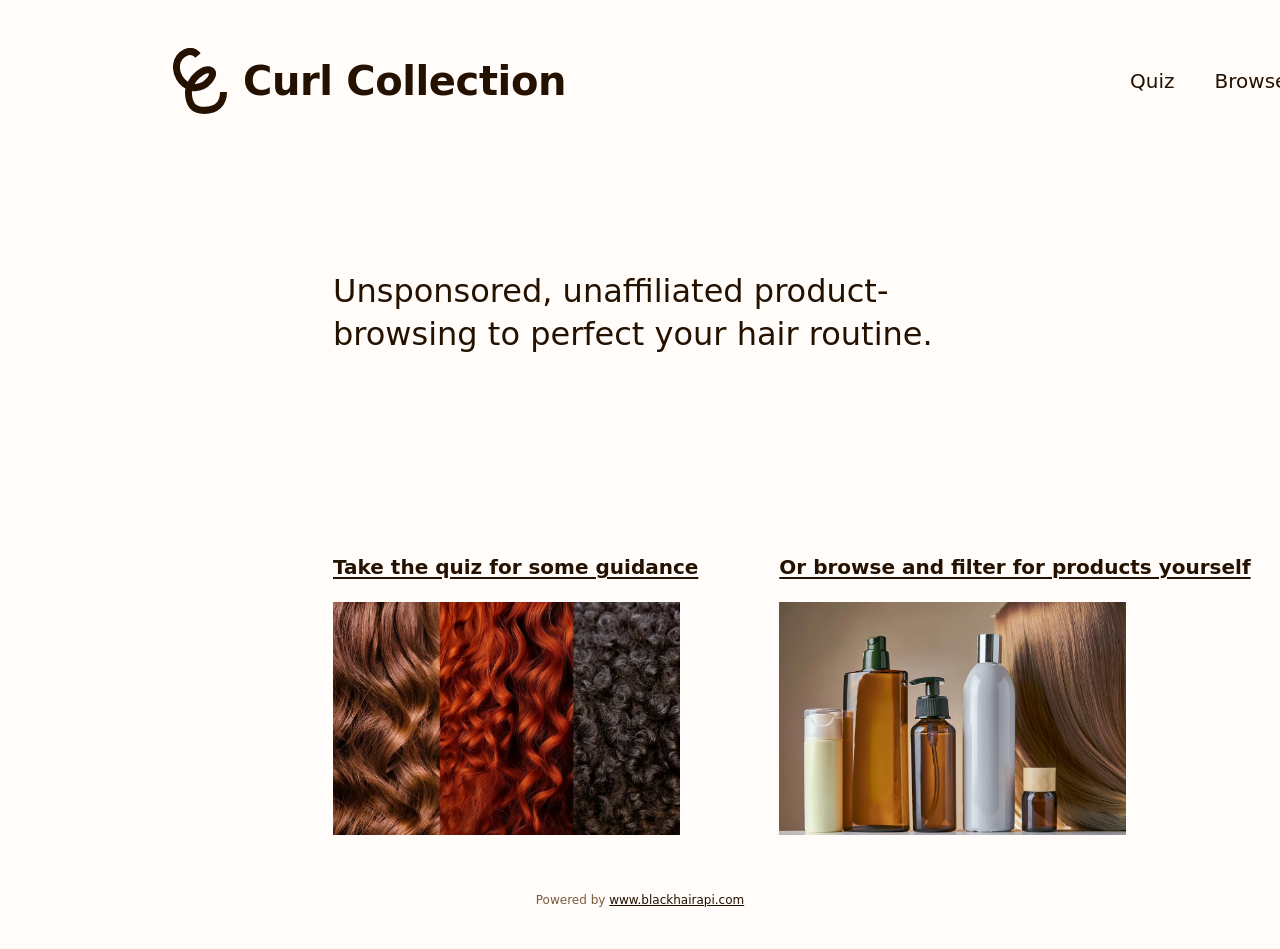
<file: index.html>
<!DOCTYPE html>
<html lang="en">
<head>
<meta charset="utf-8">
<meta name="viewport" content="width=device-width, initial-scale=1">
<title>Curl Collection</title>
<style>
:root{--bg:#fffcfa;--ink:#241100;--muted:#7a5a3a}
*{box-sizing:border-box}
html,body{height:100%}
body{margin:0;background:var(--bg);color:var(--ink);font:16px/1.5 Inter,ui-sans-serif,system-ui,-apple-system,"Segoe UI",sans-serif;-webkit-font-smoothing:antialiased}
body>div{max-width:1440px;margin:0 auto;padding:0 0 40px;min-height:100vh;display:flex;flex-direction:column}
header{display:flex;align-items:center;gap:64px;padding:48px 14px 0}
.brand{display:flex;align-items:center;gap:16px;margin-left:159px}
.brand img{width:54px;height:66px;display:block}
.brand h1{font-size:40px;font-weight:700;letter-spacing:-.01em;margin:0;white-space:nowrap}
nav{margin-left:500px;display:flex;gap:40px}
nav a{font-size:20px;color:var(--ink);text-decoration:none}
nav a:hover{text-decoration:underline}
main{flex:1;padding:0 333px}
.hero{padding:156px 0 0;max-width:690px}
.hero p{margin:0;font-size:32px;font-weight:500;line-height:1.35}
.media{display:flex;gap:81px;align-items:flex-start;margin-top:196px}
.media-col{display:flex;flex-direction:column}
.media-col .mlink{font-size:20px;font-weight:600;color:var(--ink);text-decoration:underline;text-underline-offset:3px;margin-bottom:20px;white-space:nowrap}
.media-col .mlink:hover{color:var(--muted)}
.media-col img{width:347px;height:233px;object-fit:cover;display:block}
footer{color:var(--muted);font-size:12px;text-align:center;padding:56px 333px 0}
footer a{color:var(--ink);text-decoration:underline}
@media(max-width:760px){
  header{flex-wrap:wrap;gap:20px;padding-left:24px}
  nav{margin-left:0}
  main{padding:0 24px}
  .hero{padding-top:80px}
  .media{margin-top:80px;flex-direction:column;gap:48px}
  .media-col img{width:100%;height:auto}
  footer{padding:40px 24px 0}
}
</style>
</head>
<body>
<div>
<header>
  <div class="brand">
    <img src="/assets/logo.svg" alt="Curl Collection logo">
    <h1>Curl Collection</h1>
  </div>
  <nav>
    <a href="/quiz">Quiz</a>
    <a href="/browse">Browse</a>
  </nav>
</header>
<main>
  <section class="hero">
    <p>Unsponsored, unaffiliated product-browsing to perfect your hair routine.</p>
  </section>
  <div class="media">
    <div class="media-col">
      <a class="mlink" href="/quiz">Take the quiz for some guidance</a>
      <img src="/assets/repPhotos/quiz.webp" alt="Take the quiz for some guidance">
    </div>
    <div class="media-col">
      <a class="mlink" href="/browse">Or browse and filter for products yourself</a>
      <img src="/assets/repPhotos/browse.webp" alt="Browse and filter products">
    </div>
  </div>
</main>
<footer>Powered by <a href="https://blackhairapi.com" target="_blank" rel="noopener noreferrer">www.blackhairapi.com</a></footer>
</div>
</body>
</html>
</file>
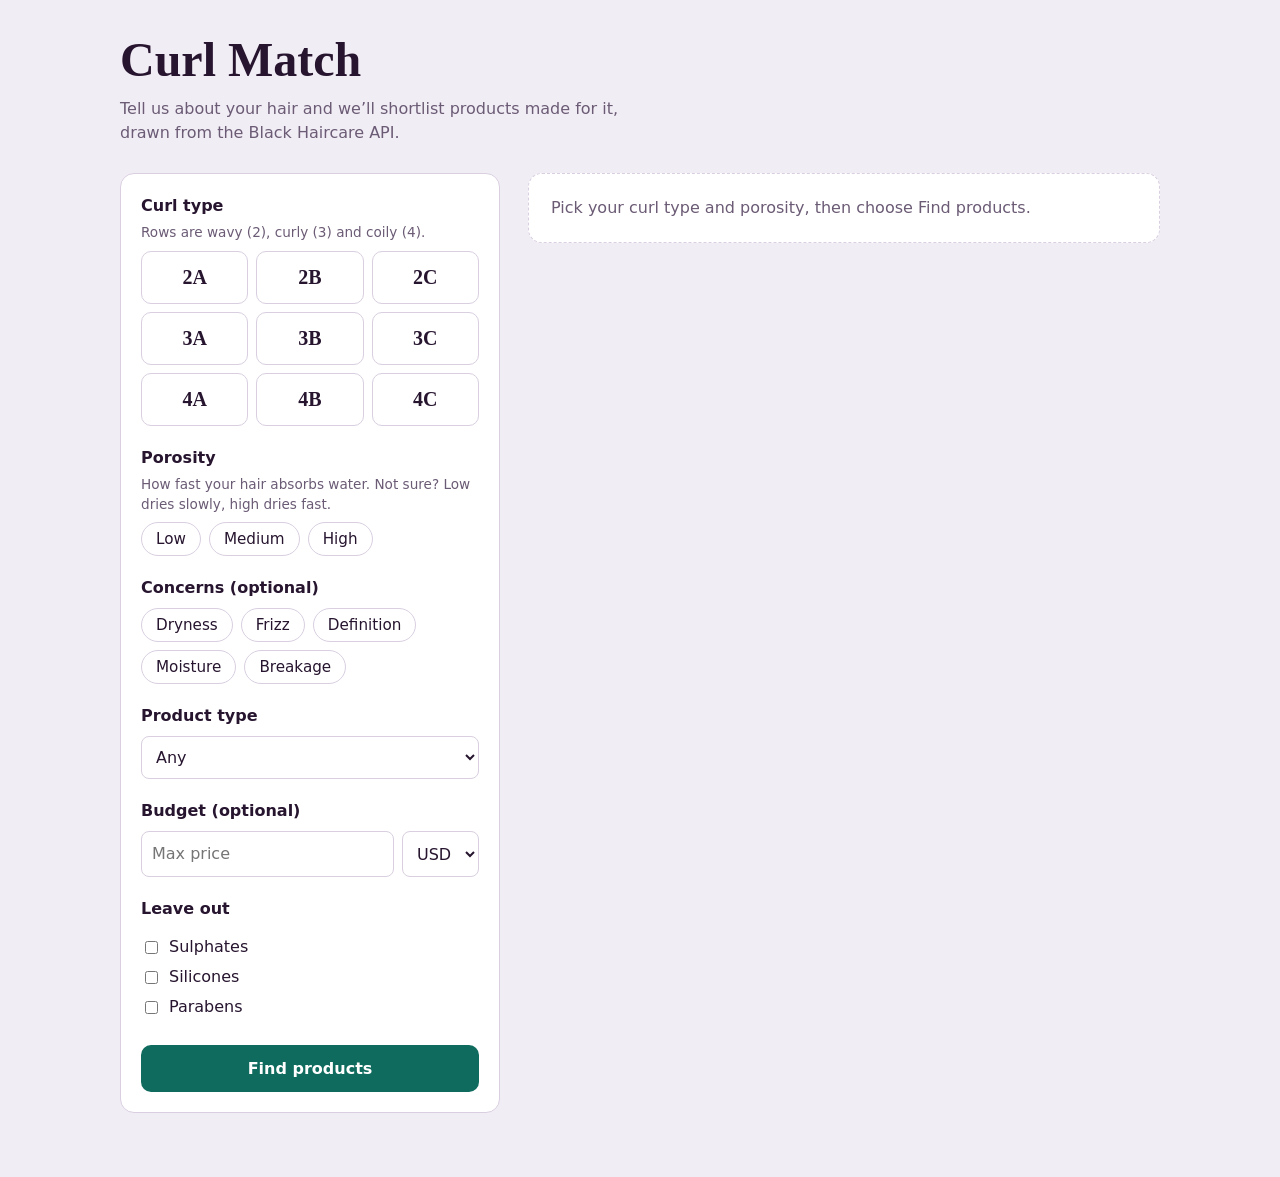
<file: matcher.html>
<!DOCTYPE html>
<html lang="en">
<head>
<meta charset="utf-8">
<meta name="viewport" content="width=device-width, initial-scale=1">
<title>Curl Match: find products for your hair</title>
<style>
:root{--bg:#f1edf5;--panel:#fff;--ink:#27152f;--muted:#6b5b75;--line:#d9cfe0;--accent:#0f6b5e;--accent-ink:#fff;--gold:#f0c24b;color-scheme:light}
@media (prefers-color-scheme:dark){:root{--bg:#1b1022;--panel:#27152f;--ink:#f1e9f5;--muted:#b9a9c4;--line:#44304f;--accent:#58c4af;--accent-ink:#10231f;--gold:#f0c24b;color-scheme:dark}}
*{box-sizing:border-box}
body{margin:0;background:var(--bg);color:var(--ink);font:16px/1.5 system-ui,-apple-system,"Segoe UI",sans-serif}
h1,h2{font-family:"Iowan Old Style",Palatino,Georgia,serif;font-weight:700;line-height:1.15;margin:0}
.wrap{max-width:1080px;margin:0 auto;padding:32px 20px 64px}
header p{color:var(--muted);max-width:52ch;margin:10px 0 0}
h1{font-size:clamp(2rem,5vw,3rem)}
main{display:grid;grid-template-columns:minmax(300px,380px) 1fr;gap:28px;margin-top:28px;align-items:start}
@media(max-width:820px){main{grid-template-columns:1fr}}
form{background:var(--panel);border:1px solid var(--line);border-radius:14px;padding:20px}
fieldset{border:0;padding:0;margin:0 0 20px}
legend{font-weight:600;padding:0;margin-bottom:8px}
.hint{color:var(--muted);font-size:.85rem;margin:-4px 0 8px}
.grid{display:grid;grid-template-columns:repeat(3,1fr);gap:8px}
.grid label{position:relative}
.grid input{position:absolute;opacity:0;inset:0;cursor:pointer}
.grid span{display:block;text-align:center;padding:14px 0;border:1.5px solid var(--line);border-radius:10px;font:700 1.25rem "Iowan Old Style",Palatino,Georgia,serif}
.grid input:checked+span{background:var(--accent);color:var(--accent-ink);border-color:var(--accent)}
.grid input:focus-visible+span,button:focus-visible,select:focus-visible,input[type=number]:focus-visible{outline:3px solid var(--gold);outline-offset:2px}
.pills{display:flex;flex-wrap:wrap;gap:8px}
.pills span{padding:7px 14px;font:500 .95rem system-ui,sans-serif;border-radius:99px}
.grid.pills{display:flex}
.row{display:flex;gap:8px}
select,input[type=number]{width:100%;padding:10px;border:1.5px solid var(--line);border-radius:8px;background:var(--panel);color:var(--ink);font:inherit}
.check{display:flex;gap:8px;align-items:center;margin:6px 0}
button{width:100%;padding:14px;border:0;border-radius:10px;background:var(--accent);color:var(--accent-ink);font:700 1rem system-ui,sans-serif;cursor:pointer}
button:disabled{opacity:.6;cursor:wait}
#out{display:grid;gap:14px}
.card{display:grid;grid-template-columns:110px 1fr;gap:16px;background:var(--panel);border:1px solid var(--line);border-radius:14px;padding:14px}
.card img,.ph{width:110px;height:110px;object-fit:cover;border-radius:10px;background:var(--line)}
.card h2{font-size:1.15rem}
.meta{color:var(--muted);font-size:.9rem;margin:2px 0 6px}
.tag{display:inline-block;font-size:.8rem;padding:2px 9px;border-radius:99px;border:1px solid var(--line);margin:0 6px 6px 0}
.tag.own{background:var(--gold);color:#3a2a00;border-color:var(--gold)}
.card p{margin:6px 0;font-size:.92rem;display:-webkit-box;-webkit-line-clamp:3;-webkit-box-orient:vertical;overflow:hidden}
.card a{color:var(--accent);font-weight:600}
.note{background:var(--panel);border:1px dashed var(--line);border-radius:14px;padding:22px;color:var(--muted)}
@media(max-width:480px){.card{grid-template-columns:80px 1fr}.card img,.ph{width:80px;height:80px}}
@media(prefers-reduced-motion:reduce){*{transition:none!important}}
</style>
</head>
<body>
<div class="wrap">
<header>
  <h1>Curl Match</h1>
  <p>Tell us about your hair and we’ll shortlist products made for it, drawn from the Black Haircare API.</p>
</header>
<main>
<form id="f">
  <fieldset>
    <legend>Curl type</legend>
    <p class="hint">Rows are wavy (2), curly (3) and coily (4).</p>
    <div class="grid" id="types"></div>
  </fieldset>
  <fieldset>
    <legend>Porosity</legend>
    <p class="hint">How fast your hair absorbs water. Not sure? Low dries slowly, high dries fast.</p>
    <div class="grid pills" id="por"></div>
  </fieldset>
  <fieldset>
    <legend>Concerns (optional)</legend>
    <div class="grid pills" id="con"></div>
  </fieldset>
  <fieldset>
    <legend>Product type</legend>
    <select id="cat"><option value="">Any</option></select>
  </fieldset>
  <fieldset>
    <legend>Budget (optional)</legend>
    <div class="row"><input type="number" id="bud" min="1" step="1" placeholder="Max price" aria-label="Maximum price"><select id="cur" aria-label="Currency" style="width:90px"><option>USD</option><option>GBP</option></select></div>
  </fieldset>
  <fieldset>
    <legend>Leave out</legend>
    <label class="check"><input type="checkbox" id="sul"> Sulphates</label>
    <label class="check"><input type="checkbox" id="sil"> Silicones</label>
    <label class="check"><input type="checkbox" id="par"> Parabens</label>
  </fieldset>
  <button id="go" type="submit">Find products</button>
</form>
<section id="out" aria-live="polite"><div class="note">Pick your curl type and porosity, then choose Find products.</div></section>
</main>
</div>
<script>
const $=id=>document.getElementById(id);
const el=(t,c,x)=>{const e=document.createElement(t);if(c)e.className=c;if(x!=null)e.textContent=x;return e};
const safe=u=>/^https?:\/\//i.test(u||"")?u:null;
function choices(box,name,type,vals,req){
  vals.forEach((v,i)=>{const l=el("label"),inp=el("input"),s=el("span",null,v.label||v);
    inp.type=type;inp.name=name;inp.value=v.value||v;if(req&&i===0)inp.required=true;l.append(inp,s);box.append(l)});
}
choices($("types"),"ht","radio",["2A","2B","2C","3A","3B","3C","4A","4B","4C"],true);
choices($("por"),"po","radio",[{value:"low",label:"Low"},{value:"medium",label:"Medium"},{value:"high",label:"High"}],true);
choices($("con"),"co","checkbox",["dryness","frizz","definition","moisture","breakage"].map(c=>({value:c,label:c[0].toUpperCase()+c.slice(1)})));
["shampoo","conditioner","leave_in","oil","treatment","styler","ayurvedic","other"].forEach(c=>{
  const o=el("option",null,c.replace("_","-").replace(/^./,x=>x.toUpperCase()));o.value=c;$("cat").append(o)});

function card(r){
  const c=el("article","card"),u=safe(r.image);
  if(u){const i=el("img");i.src=u;i.alt="";i.loading="lazy";i.referrerPolicy="no-referrer";c.append(i)}else c.append(el("div","ph"));
  const b=el("div");b.append(el("h2",null,r.name||"Unnamed product"));
  b.append(el("div","meta",[r.brand,r.category&&r.category.replace("_","-"),r.price].filter(Boolean).join(", ")));
  if(r.black_owned)b.append(el("span","tag own","Black-owned brand"));
  r.matched.forEach(m=>b.append(el("span","tag","Helps with "+m)));
  if(r.description)b.append(el("p",null,r.description));
  const l=safe(r.buy_url);if(l){const a=el("a",null,"View product");a.href=l;a.target="_blank";a.rel="noopener noreferrer";b.append(a)}
  c.append(b);return c;
}
$("f").addEventListener("submit",async e=>{
  e.preventDefault();
  const q=n=>document.querySelector(`input[name=${n}]:checked`);
  const body={hair_type:q("ht").value,porosity:q("po").value,
    concerns:[...document.querySelectorAll("input[name=co]:checked")].map(x=>x.value),
    category:$("cat").value,budget:$("bud").value,currency:$("cur").value,
    no_sulphates:$("sul").checked,no_silicones:$("sil").checked,no_parabens:$("par").checked};
  const out=$("out"),btn=$("go");btn.disabled=true;btn.textContent="Searching…";
  try{
    const res=await fetch("/api/recommend",{method:"POST",headers:{"Content-Type":"application/json"},body:JSON.stringify(body)});
    const d=await res.json();out.replaceChildren();
    if(!res.ok){out.append(el("div","note",d.error||"Something went wrong. Try again."));return}
    if(!d.results.length){out.append(el("div","note","No matches. Try fewer concerns, a higher budget, or a different product type."));return}
    out.append(el("div","meta","Showing "+d.results.length+" of "+d.considered+" products checked for "+body.hair_type+" hair."));
    d.results.forEach(r=>out.append(card(r)));
  }catch{out.replaceChildren(el("div","note","Could not reach the server. Check your connection and try again."))}
  finally{btn.disabled=false;btn.textContent="Find products"}
});
</script>
</body>
</html>
</file>
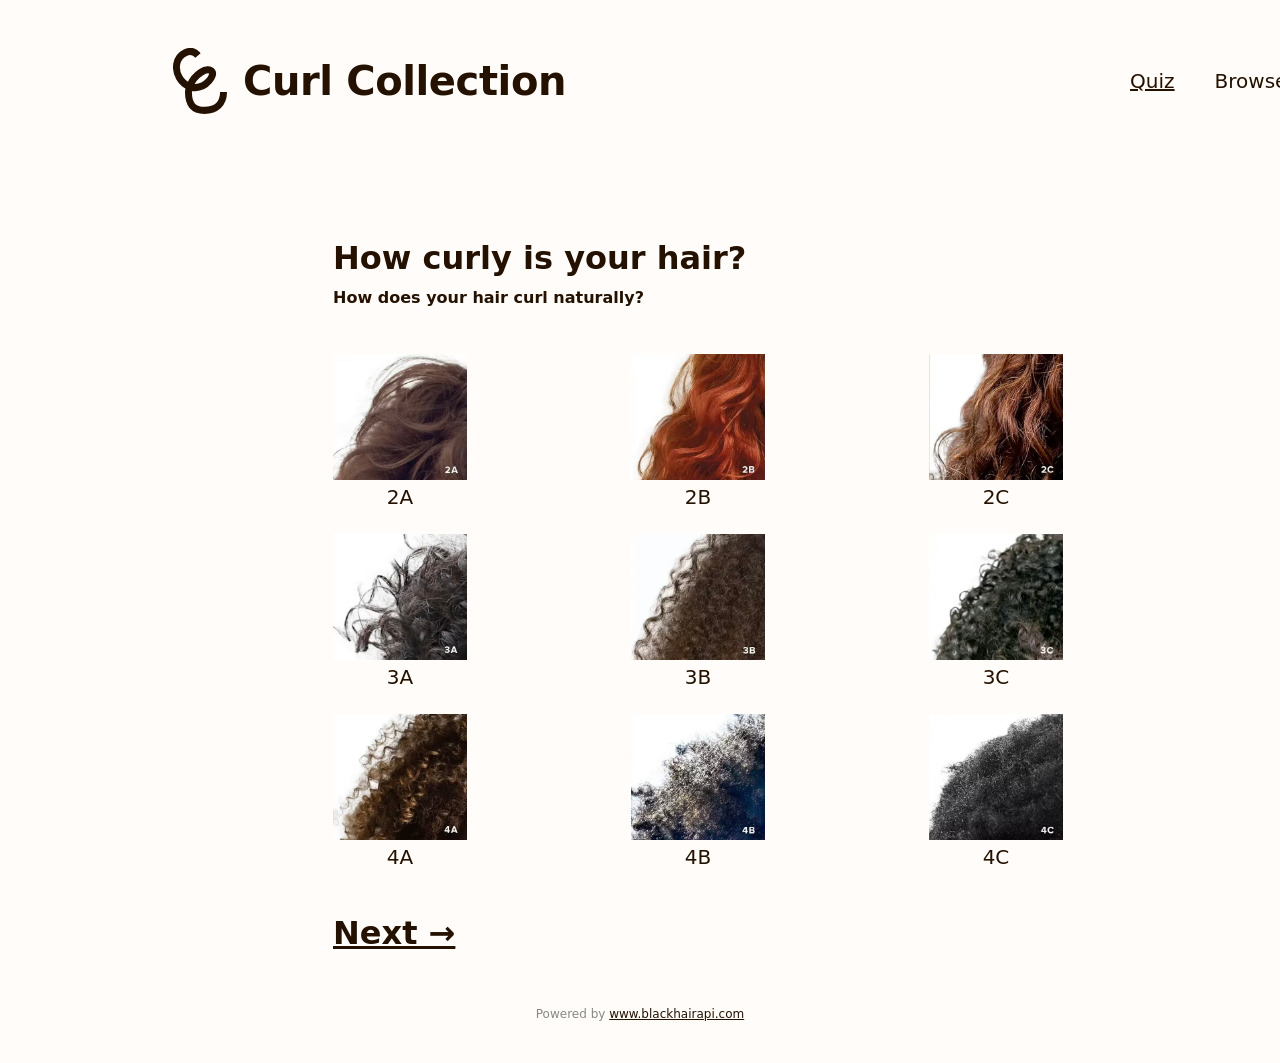
<file: quiz.html>
<!DOCTYPE html>
<html lang="en">
<head>
<meta charset="utf-8">
<meta name="viewport" content="width=device-width, initial-scale=1">
<title>Quiz — Curl Collection</title>
<link rel="stylesheet" href="/assets/curls.css">
</head>
<body>
<div class="page">
  <header class="site-header">
    <a class="brand" href="/"><img src="/assets/logo.svg" alt="Curl Collection logo"><h1>Curl Collection</h1></a>
    <nav class="site-nav"><a href="/quiz" class="active">Quiz</a><a href="/browse">Browse</a></nav>
  </header>
  <main class="site-main">
    <section class="intro">
      <h2>How curly is your hair?</h2>
      <p>How does your hair curl naturally?</p>
    </section>
    <form id="q" class="option-grid" action="/quiz/porosity" method="get">
      <!-- filled by JS -->
    </form>
    <div class="nav-row">
      <a class="next" id="next" href="/quiz/porosity">Next →</a>
    </div>
  </main>
  <footer>Powered by <a href="https://blackhairapi.com" target="_blank" rel="noopener noreferrer">www.blackhairapi.com</a></footer>
</div>
<script src="/assets/quiz.js"></script>
<script>
const TYPES = ["2A","2B","2C","3A","3B","3C","4A","4B","4C"];
const s = Quiz.init(["hair_type"]);
const saved = s.hair_type || "";
const form = document.getElementById("q");
for (const [i, t] of TYPES.entries()) {
  const lab = document.createElement("label");
  lab.className = "option" + (t === saved ? " selected" : "");
  const inp = document.createElement("input");
  inp.type = "radio"; inp.name = "hair_type"; inp.value = t; inp.required = true;
  inp.checked = t === saved;
  const img = document.createElement("img");
  img.className = "thumb"; img.src = "/assets/hairTypes/jpg/" + t.toLowerCase() + ".jpg"; img.alt = "Hair type " + t; img.loading = "lazy";
  const label = document.createElement("span");
  label.className = "label"; label.textContent = t;
  lab.append(inp, img, label);
  inp.addEventListener("change", () => {
    form.querySelectorAll(".option").forEach(o => o.classList.remove("selected"));
    lab.classList.add("selected");
  });
  form.appendChild(lab);
}
form.addEventListener("submit", (e) => {
  e.preventDefault();
  const picked = form.querySelector("input:checked");
  if (!picked) return;
  Quiz.set({ hair_type: picked.value });
  location.href = "/quiz/porosity";
});
document.getElementById("next").addEventListener("click", (e) => {
  const picked = form.querySelector("input:checked");
  if (!picked) { e.preventDefault(); return; }
  Quiz.set({ hair_type: picked.value });
});
</script>
</body>
</html>
</file>
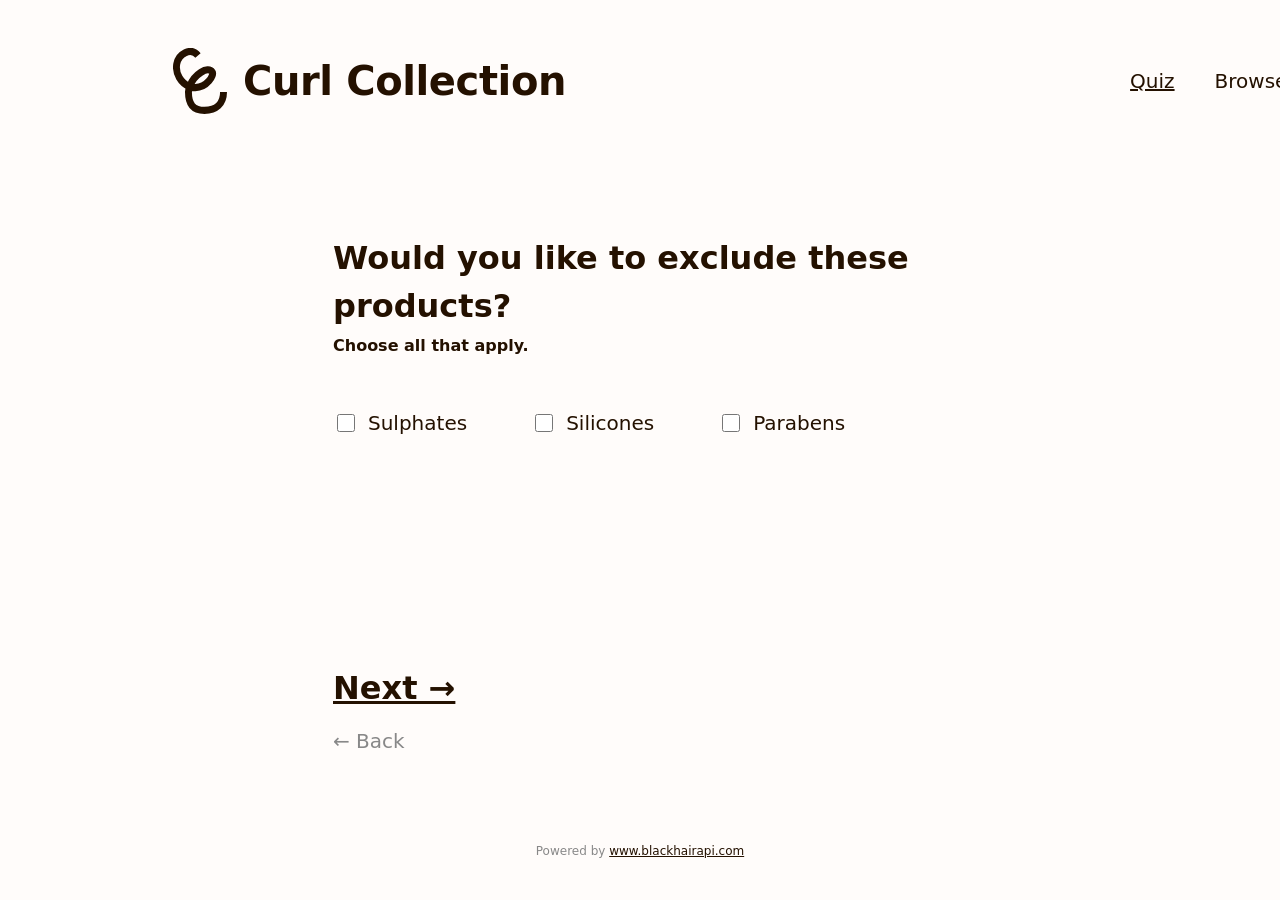
<file: quiz_avoid.html>
<!DOCTYPE html>
<html lang="en">
<head>
<meta charset="utf-8">
<meta name="viewport" content="width=device-width, initial-scale=1">
<title>Quiz — Curl Collection</title>
<link rel="stylesheet" href="/assets/curls.css">
</head>
<body>
<div class="page">
  <header class="site-header">
    <a class="brand" href="/"><img src="/assets/logo.svg" alt="Curl Collection logo"><h1>Curl Collection</h1></a>
    <nav class="site-nav"><a href="/quiz" class="active">Quiz</a><a href="/browse">Browse</a></nav>
  </header>
  <main class="site-main">
    <section class="intro">
      <h2>Would you like to exclude these products?</h2>
      <p>Choose all that apply.</p>
    </section>
    <div class="avoid-row">
      <div class="avoid-item" id="av0">
        <label><input type="checkbox" name="no_sulphates"> Sulphates</label>
        <div class="pop" role="tooltip"></div>
      </div>
      <div class="avoid-item" id="av1">
        <label><input type="checkbox" name="no_silicones"> Silicones</label>
        <div class="pop" role="tooltip"></div>
      </div>
      <div class="avoid-item" id="av2">
        <label><input type="checkbox" name="no_parabens"> Parabens</label>
        <div class="pop" role="tooltip"></div>
      </div>
    </div>
  </main>
  <div class="controls">
    <a class="next" id="next" href="/quiz/results">Next →</a>
    <a class="back" href="/quiz/budget">← Back</a>
  </div>
  <footer>Powered by <a href="https://blackhairapi.com" target="_blank" rel="noopener noreferrer">www.blackhairapi.com</a></footer>
</div>
<script src="/assets/quiz.js"></script>
<script>
const DATA = [
  { title: "Sulphates", cons: ["Can strip away healthy oils and irritate scalp.", "Can cause frizz and even breakage."],
    pros: ["Breaks down dirt and oils.", "Creates a rich lather."] },
  { title: "Silicones", cons: ["Certain silicones can be hard to wash out.", "Certain silicones can weigh curls down."],
    pros: ["Can help retain moisture and prevent frizz.", "Help to soften, smooth, and add shine to hair."] },
  { title: "Parabens", cons: ["Can cause endocrine disruption, reproductive harm, and cancer."],
    pros: ["Less expensive preservative than alternatives.", "Prevents bacteria and mould growth.", "Increases product shelf life."] },
];
const s = Quiz.init(["no_sulphates", "no_silicones", "no_parabens"]);
const toBool = v => v === "true" || v === true || v === "1";
const boxes = [...document.querySelectorAll(".avoid-item input")];
DATA.forEach((c, i) => {
  const pop = document.querySelector(`#av${i} .pop`);
  const h = document.createElement("h3"); h.textContent = c.title;
  const p = document.createElement("p"); p.className = "pros"; p.textContent = "Pros:";
  const ul = document.createElement("ul"); ul.className = "pros-list";
  c.pros.forEach(t => { const li = document.createElement("li"); li.textContent = t; ul.appendChild(li); });
  const ct = document.createElement("p"); ct.className = "cons-title"; ct.textContent = "Cons:";
  const cul = document.createElement("ul"); cul.className = "cons-list";
  c.cons.forEach(t => { const li = document.createElement("li"); li.textContent = t; cul.appendChild(li); });
  pop.append(h, p, ul, ct, cul);
  boxes[i].checked = toBool(s[c.title === "Sulphates" ? "no_sulphates" : c.title === "Silicones" ? "no_silicones" : "no_parabens"]);
});
document.getElementById("next").addEventListener("click", () => {
  const g = n => !!document.querySelector(`input[name=${n}]`).checked;
  Quiz.set({ no_sulphates: String(g("no_sulphates")), no_silicones: String(g("no_silicones")), no_parabens: String(g("no_parabens")) });
});
</script>
</body>
</html>
</file>
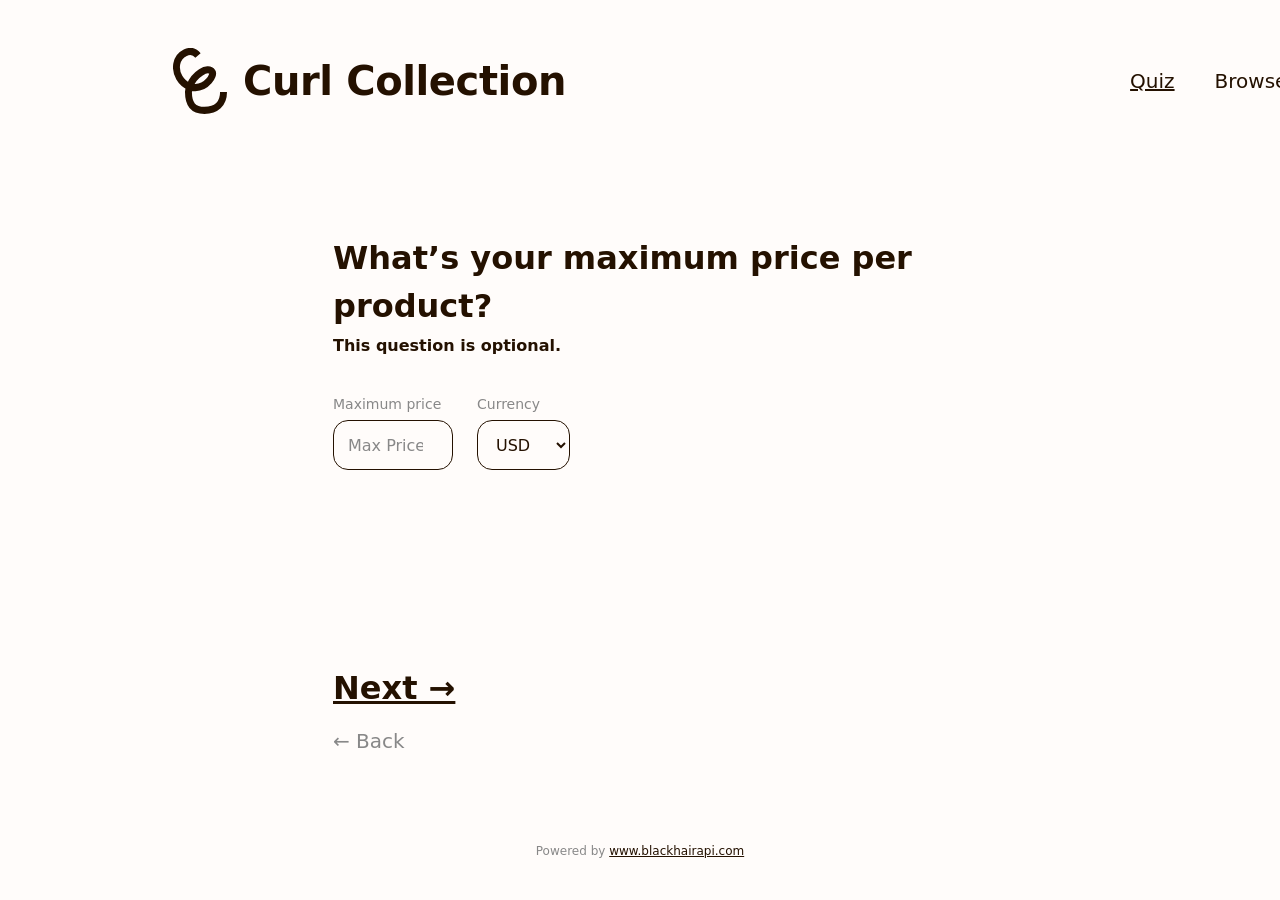
<file: quiz_budget.html>
<!DOCTYPE html>
<html lang="en">
<head>
<meta charset="utf-8">
<meta name="viewport" content="width=device-width, initial-scale=1">
<title>Quiz — Curl Collection</title>
<link rel="stylesheet" href="/assets/curls.css">
</head>
<body>
<div class="page">
  <header class="site-header">
    <a class="brand" href="/"><img src="/assets/logo.svg" alt="Curl Collection logo"><h1>Curl Collection</h1></a>
    <nav class="site-nav"><a href="/quiz" class="active">Quiz</a><a href="/browse">Browse</a></nav>
  </header>
  <main class="site-main">
    <section class="intro">
      <h2>What’s your maximum price per product?</h2>
      <p>This question is optional.</p>
    </section>
    <form id="q" class="budget-row">
      <label class="budget-field">
        <span class="bhint">Maximum price</span>
        <input class="budget-input" type="number" id="budget" min="1" step="1" placeholder="Max Price" aria-label="Maximum price">
      </label>
      <label class="budget-field">
        <span class="bhint">Currency</span>
        <select class="budget-input budget-cur" id="currency" aria-label="Currency">
          <option value="USD" selected>USD</option>
          <option value="GBP">GBP</option>
        </select>
      </label>
    </form>
  </main>
  <div class="controls">
    <a class="next" id="next" href="/quiz/avoid">Next →</a>
    <a class="back" href="/quiz/products">← Back</a>
  </div>
  <footer>Powered by <a href="https://blackhairapi.com" target="_blank" rel="noopener noreferrer">www.blackhairapi.com</a></footer>
</div>
<script src="/assets/quiz.js"></script>
<script>
const s = Quiz.init(["budget", "currency"]);
const budgetEl = document.getElementById("budget");
const curEl = document.getElementById("currency");
if (s.budget) budgetEl.value = s.budget;
if (s.currency) curEl.value = s.currency;
document.getElementById("next").addEventListener("click", () => {
  Quiz.set({ budget: budgetEl.value || "", currency: curEl.value });
});
</script>
</body>
</html>
</file>
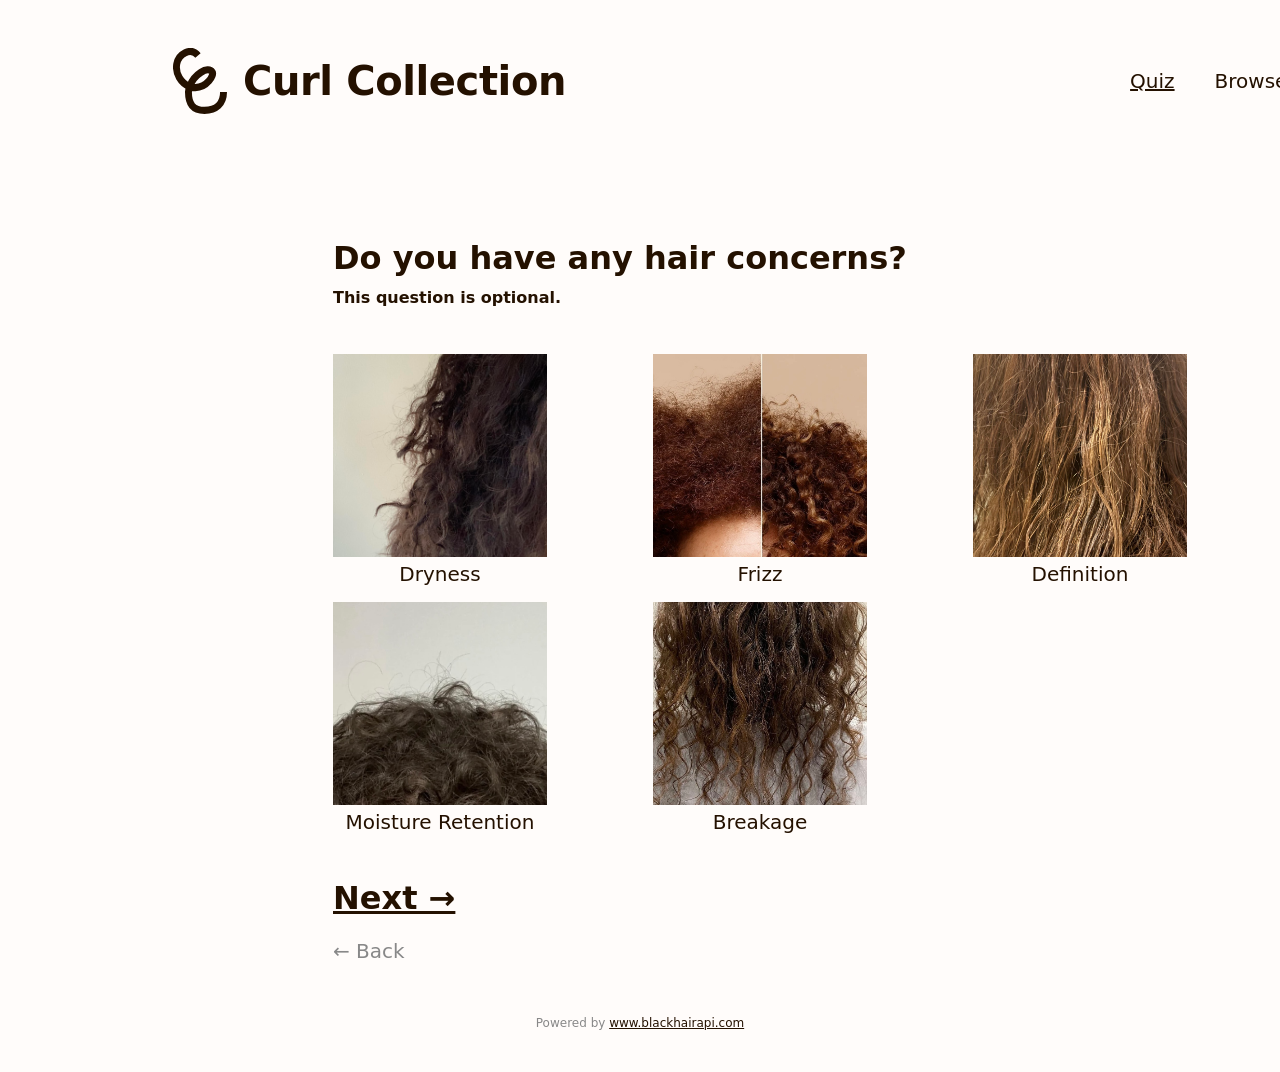
<file: quiz_concerns.html>
<!DOCTYPE html>
<html lang="en">
<head>
<meta charset="utf-8">
<meta name="viewport" content="width=device-width, initial-scale=1">
<title>Quiz — Curl Collection</title>
<link rel="stylesheet" href="/assets/curls.css">
</head>
<body>
<div class="page">
  <header class="site-header">
    <a class="brand" href="/"><img src="/assets/logo.svg" alt="Curl Collection logo"><h1>Curl Collection</h1></a>
    <nav class="site-nav"><a href="/quiz" class="active">Quiz</a><a href="/browse">Browse</a></nav>
  </header>
  <main class="site-main">
    <section class="intro">
      <h2>Do you have any hair concerns?</h2>
      <p>This question is optional.</p>
    </section>
    <form id="q" class="con-grid">
      <!-- filled by JS -->
    </form>
    <div class="nav-row">
      <a class="next" id="next" href="/quiz/products">Next →</a>
      <a class="back" href="/quiz/porosity">← Back</a>
    </div>
  </main>
  <footer>Powered by <a href="https://blackhairapi.com" target="_blank" rel="noopener noreferrer">www.blackhairapi.com</a></footer>
</div>
<script src="/assets/quiz.js"></script>
<script>
const OPTS = [
  { v: "dryness", label: "Dryness", img: "/assets/hairConcerns/dryness.jpg" },
  { v: "frizz", label: "Frizz", img: "/assets/hairConcerns/frizz.jpg" },
  { v: "definition", label: "Definition", img: "/assets/hairConcerns/definition.jpg" },
  { v: "moisture", label: "Moisture Retention", img: "/assets/hairConcerns/moisture.jpg" },
  { v: "breakage", label: "Breakage", img: "/assets/hairConcerns/breakage.jpg" },
];
const s = Quiz.init(["concerns"]);
const saved = Array.isArray(s.concerns) ? s.concerns : [];
const form = document.getElementById("q");
for (const o of OPTS) {
  const lab = document.createElement("label");
  lab.className = "con-opt" + (saved.includes(o.v) ? " selected" : "");
  const inp = document.createElement("input");
  inp.type = "checkbox"; inp.name = "concerns"; inp.value = o.v;
  inp.checked = saved.includes(o.v);
  const img = document.createElement("img");
  img.className = "thumb"; img.src = o.img; img.alt = o.label; img.loading = "lazy";
  const name = document.createElement("span"); name.className = "name"; name.textContent = o.label;
  lab.append(inp, img, name);
  inp.addEventListener("change", () => lab.classList.toggle("selected", inp.checked));
  form.appendChild(lab);
}
document.getElementById("next").addEventListener("click", () => {
  const picked = [...form.querySelectorAll("input:checked")].map(i => i.value);
  Quiz.set({ concerns: picked });
});
</script>
</body>
</html>
</file>
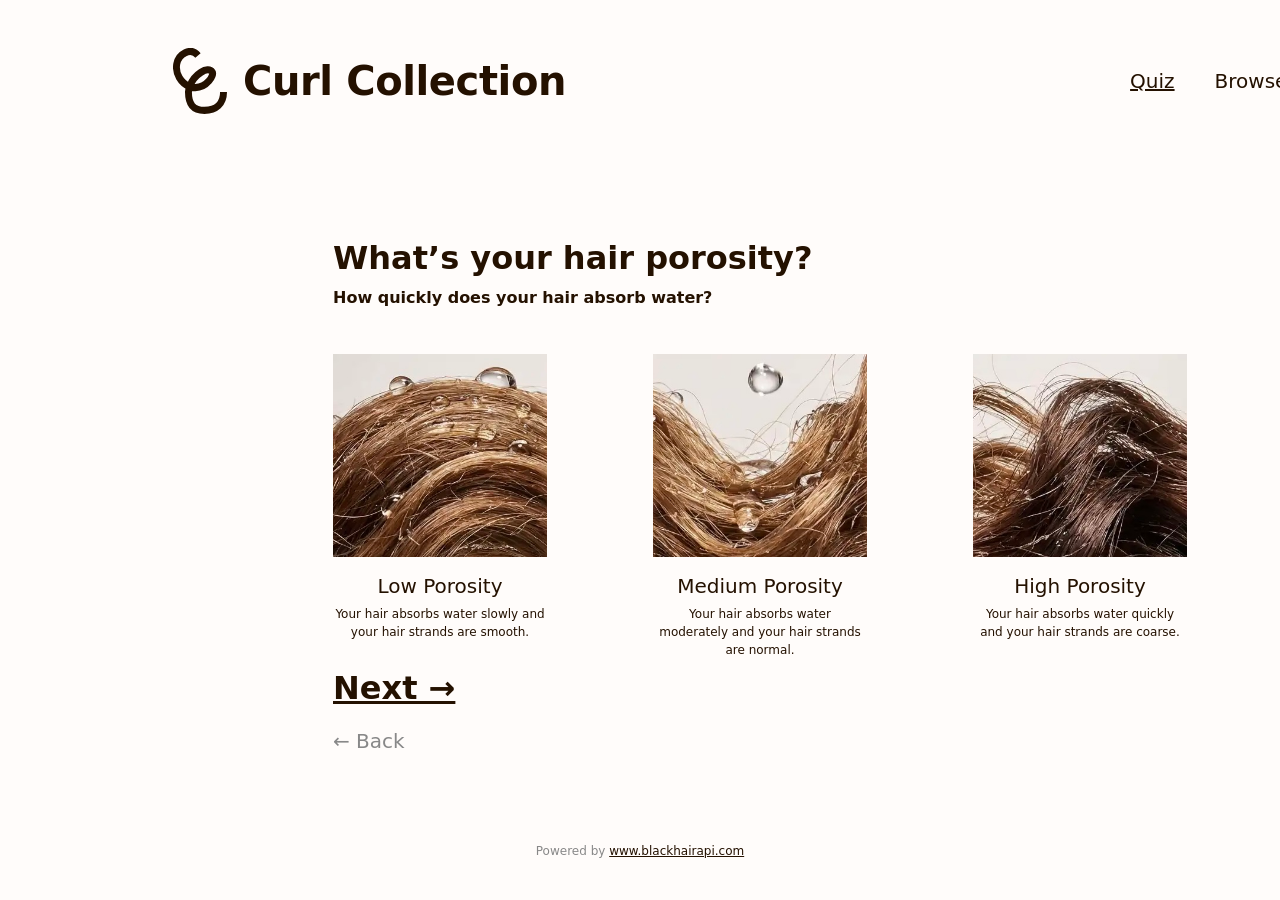
<file: quiz_porosity.html>
<!DOCTYPE html>
<html lang="en">
<head>
<meta charset="utf-8">
<meta name="viewport" content="width=device-width, initial-scale=1">
<title>Quiz — Curl Collection</title>
<link rel="stylesheet" href="/assets/curls.css">
</head>
<body>
<div class="page">
  <header class="site-header">
    <a class="brand" href="/"><img src="/assets/logo.svg" alt="Curl Collection logo"><h1>Curl Collection</h1></a>
    <nav class="site-nav"><a href="/quiz" class="active">Quiz</a><a href="/browse">Browse</a></nav>
  </header>
  <main class="site-main">
    <section class="intro">
      <h2>What’s your hair porosity?</h2>
      <p>How quickly does your hair absorb water?</p>
    </section>
    <form id="q" class="opt3">
      <!-- filled by JS -->
    </form>
  </main>
  <div class="controls">
    <a class="next" id="next" href="/quiz/concerns">Next →</a>
    <a class="back" href="/quiz">← Back</a>
  </div>
  <footer>Powered by <a href="https://blackhairapi.com" target="_blank" rel="noopener noreferrer">www.blackhairapi.com</a></footer>
</div>
<script src="/assets/quiz.js"></script>
<script>
const OPTS = [
  { v: "low", label: "Low Porosity", img: "/assets/porosity/low.jpg",
    desc: "Your hair absorbs water slowly and your hair strands are smooth." },
  { v: "medium", label: "Medium Porosity", img: "/assets/porosity/med.jpg",
    desc: "Your hair absorbs water moderately and your hair strands are normal." },
  { v: "high", label: "High Porosity", img: "/assets/porosity/high.jpg",
    desc: "Your hair absorbs water quickly and your hair strands are coarse." },
];
const s = Quiz.init(["porosity"]);
const saved = s.porosity || "";
const form = document.getElementById("q");
for (const o of OPTS) {
  const lab = document.createElement("label");
  lab.className = "opt" + (o.v === saved ? " selected" : "");
  const inp = document.createElement("input");
  inp.type = "radio"; inp.name = "porosity"; inp.value = o.v; inp.required = true;
  inp.checked = o.v === saved;
  const img = document.createElement("img");
  img.className = "thumb"; img.src = o.img; img.alt = o.label; img.loading = "lazy";
  const name = document.createElement("span"); name.className = "name"; name.textContent = o.label;
  const desc = document.createElement("span"); desc.className = "desc"; desc.textContent = o.desc;
  lab.append(inp, img, name, desc);
  inp.addEventListener("change", () => {
    form.querySelectorAll(".opt").forEach(x => x.classList.remove("selected"));
    lab.classList.add("selected");
  });
  form.appendChild(lab);
}
document.getElementById("next").addEventListener("click", (e) => {
  const picked = form.querySelector("input:checked");
  if (!picked) { e.preventDefault(); return; }
  Quiz.set({ porosity: picked.value });
});
</script>
</body>
</html>
</file>
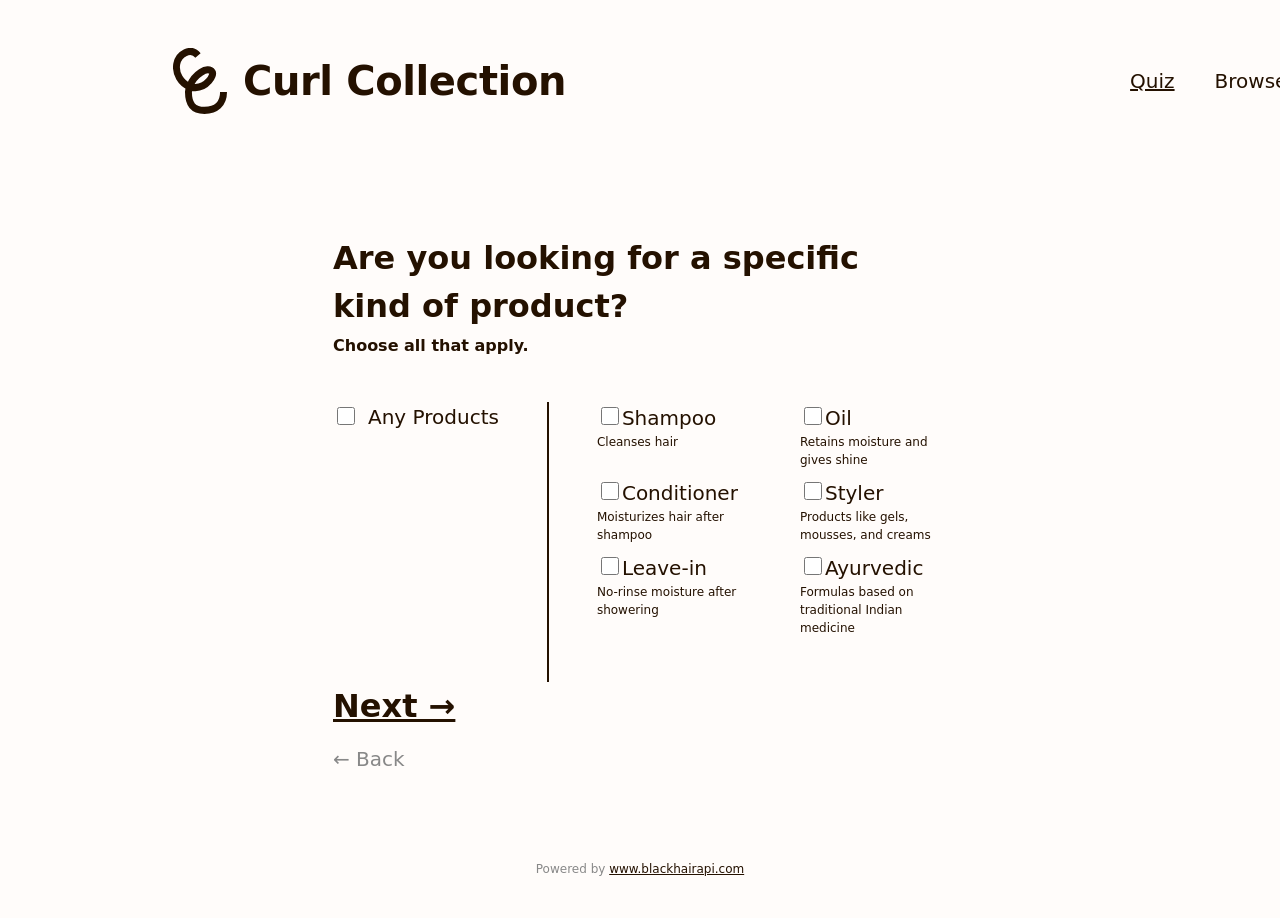
<file: quiz_products.html>
<!DOCTYPE html>
<html lang="en">
<head>
<meta charset="utf-8">
<meta name="viewport" content="width=device-width, initial-scale=1">
<title>Quiz — Curl Collection</title>
<link rel="stylesheet" href="/assets/curls.css">
</head>
<body>
<div class="page">
  <header class="site-header">
    <a class="brand" href="/"><img src="/assets/logo.svg" alt="Curl Collection logo"><h1>Curl Collection</h1></a>
    <nav class="site-nav"><a href="/quiz" class="active">Quiz</a><a href="/browse">Browse</a></nav>
  </header>
  <main class="site-main">
    <section class="intro">
      <h2>Are you looking for a specific kind of product?</h2>
      <p>Choose all that apply.</p>
    </section>
    <div class="prod-layout">
      <label class="prod-any" id="anyOpt"><input type="checkbox" id="anyProd"><span>Any Products</span></label>
      <div class="prod-sep" role="separator" aria-hidden="true"></div>
      <div class="prod-list" id="prodList">
        <label class="prod-opt"><input type="checkbox" value="shampoo"><span>Shampoo<small class="mdesc">Cleanses hair</small></span></label>
        <label class="prod-opt"><input type="checkbox" value="oil"><span>Oil<small class="mdesc">Retains moisture and gives shine</small></span></label>
        <label class="prod-opt"><input type="checkbox" value="conditioner"><span>Conditioner<small class="mdesc">Moisturizes hair after shampoo</small></span></label>
        <label class="prod-opt"><input type="checkbox" value="styler"><span>Styler<small class="mdesc">Products like gels, mousses, and creams</small></span></label>
        <label class="prod-opt"><input type="checkbox" value="leave_in"><span>Leave-in<small class="mdesc">No-rinse moisture after showering</small></span></label>
        <label class="prod-opt"><input type="checkbox" value="ayurvedic"><span>Ayurvedic<small class="mdesc">Formulas based on traditional Indian medicine</small></span></label>
      </div>
    </div>
  </main>
  <div class="controls">
    <a class="next" id="next" href="/quiz/budget">Next →</a>
    <a class="back" href="/quiz/concerns">← Back</a>
  </div>
  <footer>Powered by <a href="https://blackhairapi.com" target="_blank" rel="noopener noreferrer">www.blackhairapi.com</a></footer>
</div>
<script src="/assets/quiz.js"></script>
<script>
const s = Quiz.init(["category", "any"]);
const anyProd = document.getElementById("anyProd");
const anyOpt = document.getElementById("anyOpt");
const catBoxes = [...document.querySelectorAll(".prod-opt input")];
const prodOpts = [...document.querySelectorAll(".prod-opt")];
const savedCats = Array.isArray(s.category) ? s.category : (s.category ? [s.category] : []);
// Restore a prior selection; otherwise leave everything unchecked (all normal colour).
if (s.any === "1") anyProd.checked = true;
else if (savedCats.length) catBoxes.forEach(b => b.checked = savedCats.includes(b.value));
sync();

function sync() {
  const anySelected = anyProd.checked;
  const someCat = catBoxes.some(b => b.checked);
  if (anySelected) {            // Any selected -> grey out specific options
    anyOpt.classList.remove("dim");
    prodOpts.forEach(o => o.classList.add("dim"));
  } else if (someCat) {         // specific selected -> grey out Any
    anyOpt.classList.add("dim");
    prodOpts.forEach(o => o.classList.remove("dim"));
  } else {                      // nothing selected -> all normal colour
    anyOpt.classList.remove("dim");
    prodOpts.forEach(o => o.classList.remove("dim"));
  }
}
anyProd.addEventListener("change", () => {
  if (anyProd.checked) catBoxes.forEach(b => b.checked = false);
  sync();
});
catBoxes.forEach(b => b.addEventListener("change", () => {
  if (b.checked) anyProd.checked = false;
  sync();
}));
document.getElementById("next").addEventListener("click", () => {
  const cats = catBoxes.filter(b => b.checked).map(b => b.value);
  Quiz.set(anyProd.checked || cats.length === 0 ? { category: "", any: "1" } : { category: cats, any: "0" });
});
</script>
</body>
</html>
</file>
<file: assets/curls.css>
/* Shared styles for Curl Collection (matches the Figma design). */
:root{--bg:#fffcfa;--ink:#241100;--muted:#888;--panel:#f4ede6;--line:#241100;--accent:#241100}
*{box-sizing:border-box}
html,body{height:100%}
body{margin:0;background:var(--bg);color:var(--ink);font:16px/1.5 Inter,ui-sans-serif,system-ui,-apple-system,"Segoe UI",sans-serif;-webkit-font-smoothing:antialiased}
a{color:inherit;text-decoration:none}
.page{max-width:1440px;margin:0 auto;padding:0 0 40px;min-height:100vh;display:flex;flex-direction:column}
.site-header{display:flex;align-items:center;gap:64px;padding:48px 14px 0}
.brand{display:flex;align-items:center;gap:16px;margin-left:159px}
.brand img{width:54px;height:66px;display:block}
.brand h1{font-size:40px;font-weight:700;letter-spacing:-.01em;margin:0;white-space:nowrap}
.site-nav{margin-left:500px;display:flex;gap:40px}
.site-nav a{font-size:20px}
.site-nav a:hover,.site-nav a.active{text-decoration:underline}
.site-main{flex:1;padding:0 333px}
footer{color:var(--muted);font-size:12px;text-align:center;padding:48px 333px 0}
footer a{color:var(--ink);text-decoration:underline}

.intro{padding-top:120px}
.intro h2{margin:0 0 4px;font-size:32px;font-weight:600}
.intro p{margin:0;font-size:16px;font-weight:600;color:var(--ink)}

.option-grid{display:grid;grid-template-columns:repeat(3,134px);gap:25px 164px;margin-top:44px}
.option{display:block;text-align:center;cursor:pointer;position:relative}
.option .thumb{display:block;width:134px;height:126px;object-fit:cover;background:var(--panel)}
.option .label{display:block;margin-top:5px;font-size:20px;line-height:1.2}
.option input{position:absolute;opacity:0}
.option input:focus-visible+.label+.thumb,.option input:focus-visible~.thumb{outline:3px solid var(--accent);outline-offset:2px}
.option.selected .thumb{outline:3px solid var(--accent);outline-offset:2px}
.option.selected{box-shadow:0 0 0 1px #fceae1,0 0 0 2px #e8c9b5;border-radius:12px}

.opt3{display:grid;grid-template-columns:repeat(3,214px);gap:40px 106px;margin-top:44px}
.opt3 .opt{display:block;text-align:center;cursor:pointer;position:relative}
.opt3 .thumb{display:block;width:214px;height:203px;object-fit:cover;background:var(--panel)}
.opt3 .name{display:block;margin-top:14px;font-size:20px}
.opt3 .desc{display:block;margin-top:4px;font-size:12px;color:var(--ink)}
.opt3 input{position:absolute;opacity:0}
.opt3 input:focus-visible+.thumb{outline:3px solid var(--accent);outline-offset:2px}
.opt3 .opt.selected .thumb{outline:3px solid var(--accent);outline-offset:2px}
.opt3 .opt.selected{box-shadow:0 0 0 1px #fceae1,0 0 0 2px #e8c9b5;border-radius:12px}

.check-list{list-style:none;padding:0;margin:36px 0 0;display:grid;gap:6px}
.check-list li{font-size:20px}
.check-list label{display:inline-flex;align-items:flex-start;gap:10px;cursor:pointer}
.check-list .desc{display:block;font-size:12px;color:var(--ink);font-weight:400}
.check-list input{width:18px;height:18px;margin-top:5px;accent-color:var(--ink)}

.col2{display:grid;grid-template-columns:repeat(2,minmax(0,1fr));gap:48px}
/* Products page (mutually exclusive Any vs category list, with separator) */
.prod-layout{display:grid;grid-template-columns:auto 2px 1fr;gap:0 48px;margin-top:44px;align-items:start}
.prod-any{font-size:20px;display:inline-flex;align-items:flex-start;gap:10px;cursor:pointer}
.prod-any input{width:18px;height:18px;margin-top:5px;accent-color:var(--ink)}
.prod-sep{width:2px;height:280px;background:var(--line);justify-self:center}
.prod-list{display:grid;grid-template-columns:repeat(2,minmax(0,220px));gap:8px 56px}
.prod-opt{font-size:20px}
.prod-opt label{display:inline-flex;align-items:flex-start;gap:10px;cursor:pointer}
.prod-opt .mdesc{display:block;font-size:12px;color:var(--ink);font-weight:400}
.prod-opt input{width:18px;height:18px;margin-top:5px;accent-color:var(--ink)}
.prod-any.dim,.prod-opt.dim input,.prod-opt.dim{opacity:.4}

.field{display:block;margin-bottom:22px}
.field .hint{display:block;color:var(--muted);font-size:14px;margin-top:6px}
.input-pill{border:1.5px solid var(--line);border-radius:15px;height:53px;padding:0 16px;font:inherit;color:var(--ink);background:var(--bg);width:100%}
.input-pill.wide{max-width:172px}
.input-pill.narrow{max-width:93px}

/* Budget page: small inputs, 5px title-to-box gap */
.budget-row{display:flex;gap:24px;margin-top:36px;align-items:flex-start}
.budget-field{display:flex;flex-direction:column}
.budget-field .bhint{color:var(--muted);font-size:14px;margin-bottom:5px}
.budget-input{border:1.5px solid var(--line);border-radius:15px;height:50px;padding:0 14px;font:inherit;color:var(--ink);background:var(--bg);width:120px}
.budget-input::placeholder{color:var(--muted)}
.budget-input.budget-cur{width:93px}
@media(max-width:600px){.budget-row{flex-direction:column}}

/* Concerns image grid (like curl pattern, checkbox multi-select) */
.con-grid{display:grid;grid-template-columns:repeat(3,214px);gap:16px 106px;margin-top:44px}
.con-opt{display:block;text-align:center;cursor:pointer;position:relative}
.con-opt .thumb{display:block;width:214px;height:203px;object-fit:cover;background:var(--panel)}
.con-opt .name{display:block;margin-top:5px;font-size:20px;line-height:1.2}
.con-opt input{position:absolute;opacity:0}
.con-opt input:focus-visible+.thumb{outline:3px solid var(--accent);outline-offset:2px}
.con-opt.selected .thumb{outline:3px solid var(--accent);outline-offset:2px}
.con-opt.selected{box-shadow:0 0 0 1px #fceae1,0 0 0 2px #e8c9b5;border-radius:12px}

.exclude-cards{display:grid;grid-template-columns:repeat(3,minmax(0,1fr));gap:20px;margin-top:36px}
.exclude-card{border:1px solid var(--line);border-radius:15px;padding:18px;background:var(--panel)}
.exclude-card h3{margin:0 0 8px;font-size:18px}
.exclude-card ul{margin:0 0 10px;padding-left:18px}
.exclude-card ul:last-child{margin-bottom:0}
.exclude-card li{font-size:12px;line-height:1.5;margin-bottom:2px}
.exclude-card .pros{font-weight:700}
.exclude-card .cons-title{font-weight:700}
.exclude-card ul.pros-list li,.exclude-card ul.cons-list li{font-weight:400}

/* Avoid page: hover-triggered info popovers */
.avoid-row{display:flex;gap:64px;margin-top:44px}
.avoid-item{position:relative;font-size:20px;padding:6px 0}
.avoid-item label{display:inline-flex;align-items:center;gap:10px;cursor:pointer}
.avoid-item input{width:18px;height:18px;accent-color:var(--ink)}
.pop{display:none;position:absolute;top:calc(100% + 12px);left:0;z-index:20;width:340px;border:1px solid var(--line);border-radius:15px;background:var(--panel);padding:16px 18px;box-shadow:0 8px 24px rgba(36,17,0,.15)}
.pop h3{margin:0 0 8px;font-size:16px}
.pop p{font-weight:700;font-size:13px;margin:0 0 4px}
.pop ul{margin:0 0 10px;padding-left:16px}
.pop ul:last-child{margin-bottom:0}
.pop li{font-size:12px;line-height:1.5;margin-bottom:3px;font-weight:400}
.avoid-item:hover .pop,.avoid-item:focus-within .pop{display:block}
@media(max-width:700px){.avoid-row{flex-direction:column;gap:8px}.pop{left:0;width:100%}}

.next{margin-top:52px;display:inline-block;font-size:32px;font-weight:700;text-decoration:underline}
.next:hover{color:var(--muted)}
.back{margin-top:52px;display:inline-block;font-size:20px;color:var(--muted);margin-right:24px}
.back:hover{color:var(--ink)}
.nav-row{display:flex;flex-direction:column;align-items:flex-start;gap:14px;margin-top:40px}
.nav-row .back{margin-right:0}
.nav-row .next,.nav-row .back{margin-top:0}

/* Non-scroll quiz pages: Next stacked above Back, 86px above the footer */
.controls{display:flex;flex-direction:column;align-items:flex-start;gap:14px;margin:auto 333px 38px}
.controls .next{margin-top:0}
.controls .back{margin-top:0;color:var(--muted)}
.controls .back:hover{color:var(--ink)}

/* Browse page */
.browse-layout{display:grid;grid-template-columns:200px 1fr;gap:44px;margin-top:36px}
.filters h3{font-size:16px;font-weight:600;margin:0 0 8px}
.filters h3.filters-title{font-size:18px;margin-bottom:20px}
.filter-group{margin-bottom:26px}
.filter-group .fg-title{font-size:14px;font-weight:600;margin:0 0 8px}
.filter-group .links{display:flex;flex-wrap:wrap;gap:4px 10px;font-size:14px}
.filter-group .links a{text-decoration:underline}
.filter-group .links a.active{font-weight:700}
.ht-grid{display:grid;grid-template-columns:repeat(3,auto);gap:4px 10px;font-size:14px;justify-content:start}
.ht-grid a{text-decoration:underline}
.ht-grid a.active{font-weight:700}
.filter-group label{display:flex;align-items:center;gap:8px;font-size:14px;cursor:pointer;margin:3px 0}
.filter-group input[aria-label="Max price"]{display:block;width:64px;border:1px solid var(--muted);border-radius:6px;height:30px;padding:0 8px;font:inherit;font-size:14px;color:var(--ink);background:#fff;margin-top:2px}
.filter-group select[aria-label="Currency"]{display:block;width:64px;border:1px solid var(--muted);border-radius:6px;height:30px;padding:0 6px;font:inherit;font-size:14px;color:var(--ink);background:#fff;margin-top:6px}
.filter-group select:focus,input:focus{outline:2px solid var(--accent)}
.browse-results{display:grid;grid-template-columns:repeat(4,1fr);gap:24px;align-content:start}
.product-card{display:flex;flex-direction:column}
.product-card img{width:100%;height:160px;object-fit:cover;background:var(--panel);display:block}
.product-card .pname{margin:10px 0 0;font-size:14px;font-weight:700;line-height:1.25}
.product-card .pdesc{margin:2px 0 0;font-size:11px;color:var(--ink)}
.product-card .pprice{margin:6px 0 0;font-size:12px;color:var(--ink)}
.product-card .ptag{font-size:11px;color:var(--accent);margin-top:2px}
.empty{grid-column:1/-1;color:var(--muted);padding:40px;text-align:center}

/* Results page */
.crumb{color:var(--muted);font-size:16px;margin-top:22px}
.results-list{list-style:decimal;margin:64px 0 0;padding-left:0;counter-reset:result}
.results-list>li{counter-increment:result;display:grid;grid-template-columns:214px 1fr;gap:24px;padding:22px 0;border-bottom:1px solid var(--line)}
.results-list>li::marker{font-size:32px;font-weight:500}
.r-img{width:214px;height:214px;object-fit:cover;background:var(--panel);display:block}
.r-name{margin:0 0 6px;font-size:24px;font-weight:600}
.r-meta{font-size:14px;color:var(--muted);margin:0 0 10px}
.r-desc{margin:0;font-size:16px;line-height:1.45}
.r-tags{display:flex;flex-wrap:wrap;gap:6px;margin-top:10px}
.r-tag{font-size:11px;padding:2px 9px;border:1px solid var(--line);border-radius:99px}
.r-buy{display:inline-block;margin-top:12px;font-weight:600;text-decoration:underline}
@media(max-width:760px){.results-list>li{grid-template-columns:1fr}.r-img{width:100%}}

@media(max-width:900px){
  .site-main{flex-wrap:wrap;padding:0 40px}
  footer{padding:48px 40px 0}
  .controls{margin:auto 40px 38px}
  .browse-layout{grid-template-columns:1fr}
  .browse-results{grid-template-columns:repeat(2,1fr)}
  .site-header{flex-wrap:wrap;gap:20px}
  .site-nav{margin-left:0}
  .option-grid,.opt3{grid-template-columns:repeat(2,minmax(0,1fr))}
  .exclude-cards{grid-template-columns:1fr}
  .col2{grid-template-columns:1fr}
}
</file>
